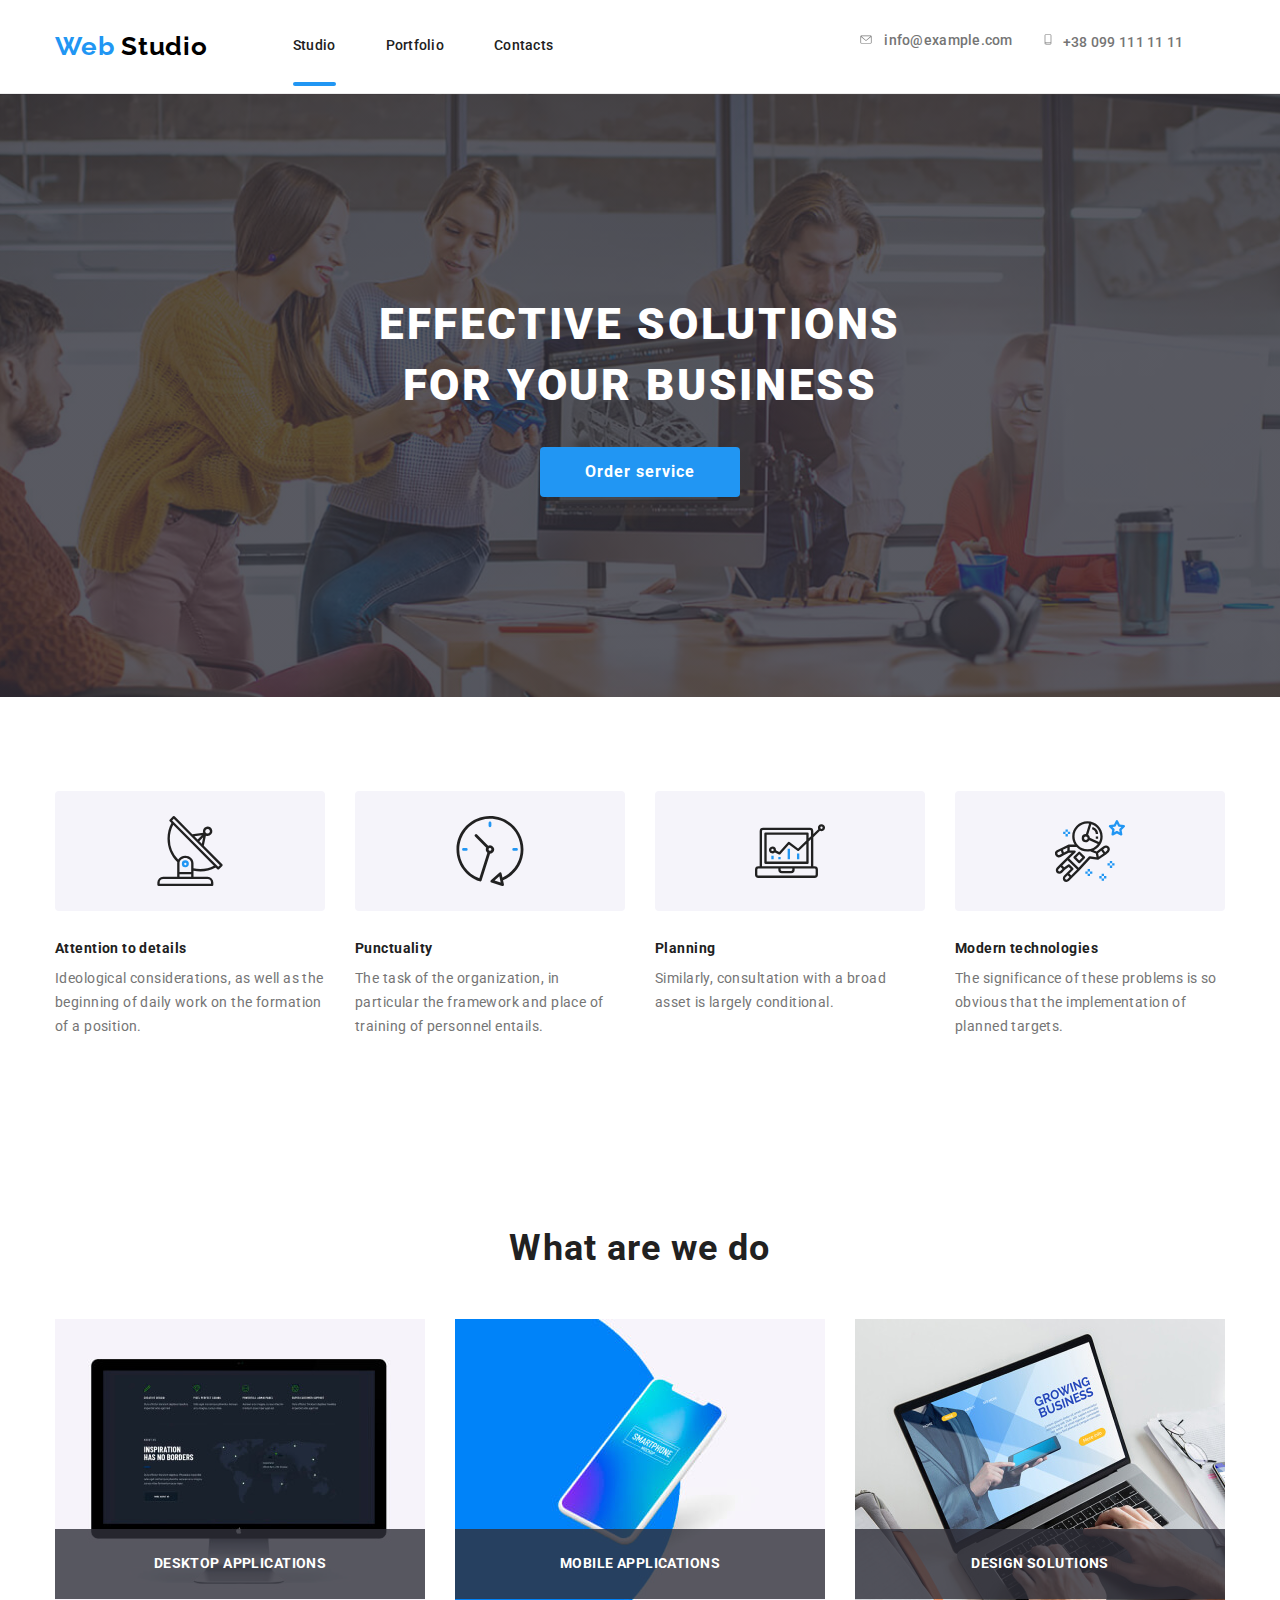
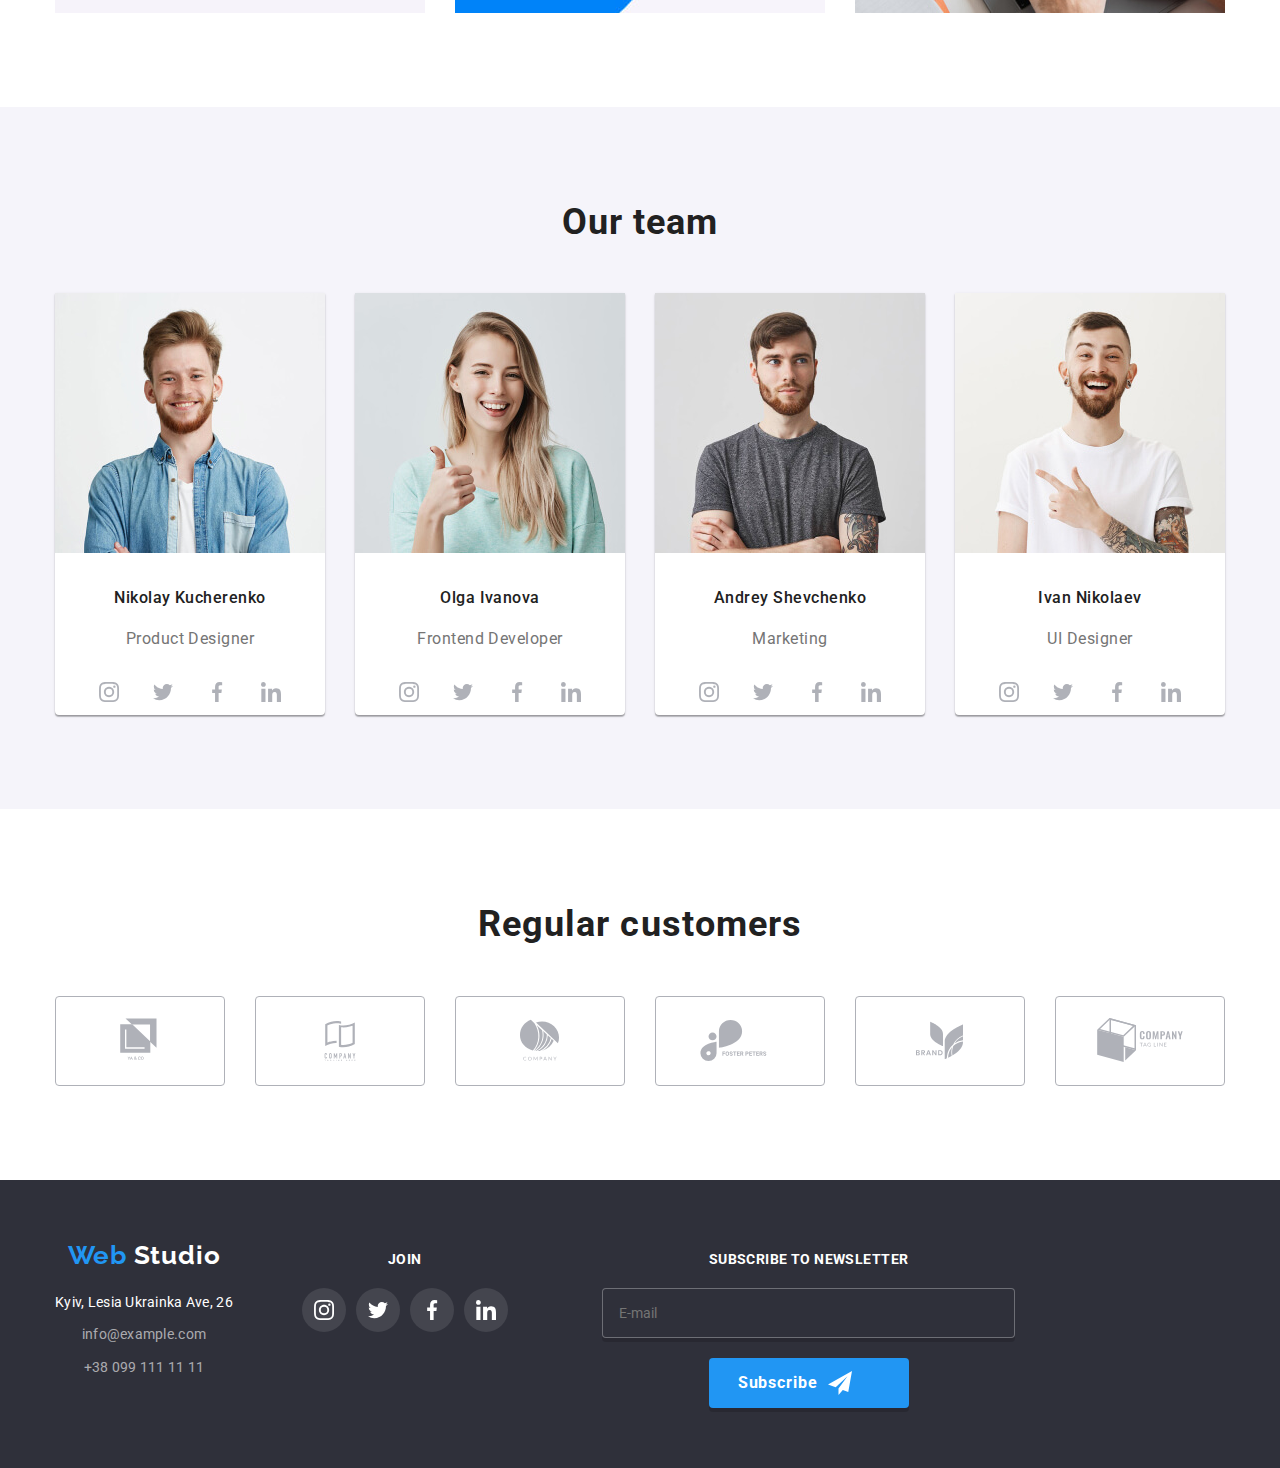
<file: index.html>
<!DOCTYPE html>
<html lang="eg">
<head>
    <meta charset="UTF-8">
    <meta name="viewport" content="width=device-width, initial-scale=1.0">
    <meta http-equiv="X-UA-Compatible" content="IE=edge">
    <title>WebStudio</title>
    <link href="https://fonts.googleapis.com/css2?family=Raleway:wght@700&family=Roboto:wght@400;500;700;900&display=swap"
        rel="stylesheet">
    <link rel="stylesheet" href="https://cdnjs.cloudflare.com/ajax/libs/modern-normalize/1.1.0/modern-normalize.min.css">
    <link rel="stylesheet" href="./css/main.min.css">
</head>
<body>
    <header class="header"> 
       <div class="container">
            <a class="logo link" href="./index.html" aria-label="logo"><span class="logo-name-part">Web </span>Studio</a>
            <button type="button" class="menu-button" aria-expanded="false" aria-controls="menu-container" data-menu-button>
                <svg width="40" height="40" aria-label="switch mobile menu">
                    <use class="icon-menu" href="./images/sprite.svg#menu"></use>
                    <use class="icon-cross" href="./images/sprite.svg#cross"></use>
                </svg>
            </button>
            <div class="menu-container" id="menu-container" data-menu>
                <nav class="navigation">
                    <ul class="navigation-list list">
                        <li class="navigation-item">
                            <a class="navigation-link studio-link link" href="./index.html">Studio</a>
                        </li>
                        <li class="navigation-item">
                            <a class="navigation-link link" href="./portfolio.html">Portfolio</a>
                        </li>
                        <li class="navigation-item">
                            <a class="navigation-link link" href="./index.html">Contacts</a>
                        </li>
                    </ul>
                </nav>
                <ul class="contact list">
                    <li class="contact-item">
                        <a class="contact-mail-link link" href="mailto:info@example.com">
                            <svg class="contact-icon-svg" width="16px" height="11.2px">
                                <use href="./images/sprite.svg#icon-email"></use>
                            </svg>info@example.com</a>
                    </li>
                    <li class="contact-item">
                        <a class="contact-tel-link link" href="tel:+380991111111">
                            <svg class="contact-icon-svg" width="10px" height="14.94px">
                                <use href="./images/sprite.svg#icon-smartphone"></use>
                            </svg>+38 099 111 11 11</a>
                    </li>
                </ul>
            </div>
       </div>
    </header>
    <main>
        <!-- Hero -->
        <section class="hero">
            <h1 class="hero-title">Effective solutions<br>for your business</h1>
            <button data-modal-open class="hero-button button" type="button">Order service</button>
        </section>
        <!-- Our nations-->
        <section class="our-nations section">
           <div class="container">
            <h2 hidden>Our advantages</h2>
            <ul class="our-nations-list list">
                <li class="our-nations-item">
                    <div class="our-nation-icon">
                        <svg class="our-nation-icon-svg">
                            <use href="./images/sprite.svg#icon-our-nations-antena"></use>
                        </svg>
                    </div>
                    <h3 class="our-nations-subtitle">Attention to details</h3>
                    <p class="description">Ideological considerations, as well as the beginning of daily work on the formation of a position.</p>
                </li>
                <li class="our-nations-item">
                    <div class="our-nation-icon">
                        <svg class="our-nation-icon-svg">
                            <use href="./images/sprite.svg#icon-our-nations-clock"></use>
                        </svg>
                    </div>
                    <h3 class="our-nations-subtitle">Punctuality</h3>
                    <p class="description">The task of the organization, in particular the framework and place of training of personnel entails.</p>
                </li>
                <li class="our-nations-item">
                    <div class="our-nation-icon">
                        <svg class="our-nation-icon-svg">
                            <use href="./images/sprite.svg#icon-our-nations-diagram"></use>
                        </svg>
                    </div>
                    <h3 class="our-nations-subtitle">Planning</h3>
                    <p class="description">Similarly, consultation with a broad asset is largely conditional.</p>
                </li>
                <li class="our-nations-item">
                    <div class="our-nation-icon">
                        <svg class="our-nation-icon-svg">
                            <use href="./images/sprite.svg#icon-our-nations-astronaut"></use>
                        </svg>
                    </div>
                    <h3 class="our-nations-subtitle">Modern technologies</h3>
                    <p class="description">The significance of these problems is so obvious that the implementation of planned targets.</p>
                </li>
            </ul>
           </div>
        </section>
        <!-- What we do  -->
        <section class="what-we-do section">
            <div class="container">
                <h2 class="title">What are we do</h2>
                <ul class="what-we-do-list list">
                    <li class="what-we-do-item">
                        <div class="what-we-do-thumb">
                            <img class="img"
                            srcset="./images/what_we_do/desktop-applications.jpg 1x, ./images/what_we_do/desktop-applications@2x.jpg 2x"
                            src="./images/what_we_do/desktop-applications.jpg" alt="notebook" width="370" height="294">
                            <p class="what-we-do-text description">Desktop Applications</p>
                        </div>
                    </li>
                    <li class="what-we-do-item">
                        <div class="what-we-do-thumb">
                            <img class="img"
                            srcset="./images/what_we_do/mobile-applications.jpg 1x, ./images/what_we_do/mobile-applications@2x.jpg 2x"
                            src="./images/what_we_do/mobile-applications.jpg" alt="mobile phone" width="370" height="294">
                            <p class="what-we-do-text description">Mobile applications</p>
                        </div>
                    </li>
                    <li class="what-we-do-item">
                        <div class="what-we-do-thumb">
                            <img class="img" 
                            srcset="./images/what_we_do/design-solutions.jpg 1x, ./images/what_we_do/design-solutions@2x.jpg 2x"
                            src="./images/what_we_do/design-solutions.jpg" alt="monitor" width="370"height="294">
                            <p class="what-we-do-text description">Design solutions</p>
                        </div>
                    </li>
                </ul>
            </div>
        </section>
        <!-- Our team-->
        <section class="our-team section">
            <div class="container">
                <h2 class="title">Our team</h2>
                <ul class="our-team-list list">
                    <li class="our-team-item">
                        <picture> 
                            <source srcset="
                                ./images/team/mobile/mobile_team_img_1.jpg 1x,
                                ./images/team/mobile/mobile_team_img_1@2x.jpg 2x
                                " media="(max-width: 767px)" />
                            <source srcset="
                                ./images/team/desktop/team_img_1.jpg 1x,
                                ./images/team/desktop/team_img_1@2x.jpg 2x
                                " media="(min-width: 1200px)" />
                            <source srcset="
                                ./images/team/tablet/tablet_team_img_1.jpg 1x,
                                ./images/team/tablet/tablet_team_img_1@2x.jpg 2x
                                " media="(min-width: 768px)" />
                            <img 
                            class="img our-team-img" src="./images/team/mobile/mobile_team_img_1.jpg" alt="Product Designer">
                        </picture>
                        <h3 class="our-team-subtitle">Nikolay Kucherenko</h3>
                        <p class="our-team-text">Product Designer</p>
                        <ul class="list social-icon">
                            <li class="social-icon-item">
                                <a class="social-icon-link link" href="" aria-label="Instagram">
                                <svg class="social-icon-svg">
                                    <use href="./images/sprite.svg#icon-instagram"></use>
                                </svg>
                            </a></li>
                            <li class="social-icon-item">
                                <a class="social-icon-link link" href="" aria-label="Twitter">
                                <svg class="social-icon-svg">
                                    <use href="./images/sprite.svg#icon-twitter"></use>
                                </svg>
                            </a></li>
                            <li class="social-icon-item">
                                <a class="social-icon-link link" href="" aria-label="Facebook">
                                <svg class="social-icon-svg">
                                    <use href="./images/sprite.svg#icon-facebook"></use>
                                </svg>
                            </a></li>
                            <li class="social-icon-item">
                                <a class="social-icon-link link" href="" aria-label="Linkedin">
                                <svg class="social-icon-svg">
                                    <use href="./images/sprite.svg#icon-linkedin"></use>
                                </svg>
                            </a></li>
                        </ul>
                    </li>
                    <li class="our-team-item">
                        <picture>
                            <source srcset="
                                ./images/team/mobile/mobile_team_img_2.jpg 1x,
                                ./images/team/mobile/mobile_team_img_2@2x.jpg 2x
                                " media="(max-width: 767px)" />
                            <source srcset="
                                ./images/team/desktop/team_img_2.jpg 1x,
                                ./images/team/desktop/team_img_2@2x.jpg 2x
                                " media="(min-width: 1200px)" />
                            <source srcset="
                                ./images/team/tablet/tablet_team_img_2.jpg 1x,
                                ./images/team/tablet/tablet_team_img_2@2x.jpg 2x
                                " media="(min-width: 768px)" />
                            <img class="img our-team-img" src="./images/team/mobile/mobile_team_img_2.jpg" alt="Frontend Developer">  
                        </picture>
                        <h3 class="our-team-subtitle">Olga Ivanova</h3>
                        <p class="our-team-text">Frontend Developer</p>
                        <ul class="list social-icon">
                            <li class="social-icon-item">
                                <a class="social-icon-link link" href="" aria-label="Instagram">
                                    <svg class="social-icon-svg">
                                        <use href="./images/sprite.svg#icon-instagram"></use>
                                    </svg>
                                </a></li>
                            <li class="social-icon-item">
                                <a class="social-icon-link link" href="" aria-label="Twitter">
                                    <svg class="social-icon-svg">
                                        <use href="./images/sprite.svg#icon-twitter"></use>
                                    </svg>
                                </a></li>
                            <li class="social-icon-item">
                                <a class="social-icon-link link" href="" aria-label="Facebook">
                                    <svg class="social-icon-svg">
                                        <use href="./images/sprite.svg#icon-facebook"></use>
                                    </svg>
                                </a></li>
                            <li class="social-icon-item">
                                <a class="social-icon-link link" href="" aria-label="Linkedin">
                                    <svg class="social-icon-svg">
                                        <use href="./images/sprite.svg#icon-linkedin"></use>
                                    </svg>
                                </a></li>
                        </ul>
                    </li>
                    <li class="our-team-item">
                        <picture>
                            <source srcset="
                                ./images/team/mobile/mobile_team_img_3.jpg 1x,
                                ./images/team/mobile/mobile_team_img_3@2x.jpg 2x
                                " media="(max-width: 767px)" />
                            <source srcset="
                                ./images/team/desktop/team_img_3.jpg 1x,
                                ./images/team/desktop/team_img_3@2x.jpg 2x
                                " media="(min-width: 1200px)" />
                            <source srcset="
                                ./images/team/tablet/tablet_team_img_3.jpg 1x,
                                ./images/team/tablet/tablet_team_img_3@2x.jpg 2x
                                " media="(min-width: 768px)" />
                            <img class="img our-team-img" src="./images/team/mobile/mobile_team_img_3.jpg" alt="Marketing">
                        </picture>
                        <h3 class="our-team-subtitle">Andrey Shevchenko</h3>
                        <p class="our-team-text">Marketing</p>
                        <ul class="list social-icon">
                            <li class="social-icon-item">
                                <a class="social-icon-link link" href="" aria-label="Instagram">
                                    <svg class="social-icon-svg">
                                        <use href="./images/sprite.svg#icon-instagram"></use>
                                    </svg>
                                </a></li>
                            <li class="social-icon-item">
                                <a class="social-icon-link link" href="" aria-label="Twitter">
                                    <svg class="social-icon-svg">
                                        <use href="./images/sprite.svg#icon-twitter"></use>
                                    </svg>
                                </a></li>
                            <li class="social-icon-item">
                                <a class="social-icon-link link" href="" aria-label="Facebook">
                                    <svg class="social-icon-svg">
                                        <use href="./images/sprite.svg#icon-facebook"></use>
                                    </svg>
                                </a></li>
                            <li class="social-icon-item">
                                <a class="social-icon-link link" href="" aria-label="Linkedin">
                                    <svg class="social-icon-svg">
                                        <use href="./images/sprite.svg#icon-linkedin"></use>
                                    </svg>
                                </a></li>
                        </ul>
                    </li>
                    <li class="our-team-item">
                        <picture>
                            <source srcset="
                                ./images/team/mobile/mobile_team_img_4.jpg 1x,
                                ./images/team/mobile/mobile_team_img_4@2x.jpg 2x
                                " media="(max-width: 767px)" />
                            <source srcset="
                                ./images/team/desktop/team_img_4.jpg 1x,
                                ./images/team/desktop/team_img_4@2x.jpg 2x
                                " media="(min-width: 1200px)" />
                            <source srcset="
                                ./images/team/tablet/tablet_team_img_4.jpg 1x,
                                ./images/team/tablet/tablet_team_img_4@2x.jpg 2x
                                " media="(min-width: 768px)" />
                            <img class="img our-team-img" src="./images/team/mobile/mobile_team_img_4.jpg" alt="UI Designe">
                        </picture>
                        <h3 class="our-team-subtitle">Ivan Nikolaev</h3>
                        <p class="our-team-text">UI Designer</p>
                        <ul class="list social-icon">
                            <li class="social-icon-item">
                                <a class="social-icon-link link" href="" aria-label="Instagram">
                                    <svg class="social-icon-svg">
                                        <use href="./images/sprite.svg#icon-instagram"></use>
                                    </svg>
                                </a></li>
                            <li class="social-icon-item">
                                <a class="social-icon-link link" href="" aria-label="Twitter">
                                    <svg class="social-icon-svg">
                                        <use href="./images/sprite.svg#icon-twitter"></use>
                                    </svg>
                                </a></li>
                            <li class="social-icon-item">
                                <a class="social-icon-link link" href="" aria-label="Facebook">
                                    <svg class="social-icon-svg">
                                        <use href="./images/sprite.svg#icon-facebook"></use>
                                    </svg>
                                </a></li>
                            <li class="social-icon-item">
                                <a class="social-icon-link link" href="" aria-label="Linkedin">
                                    <svg class="social-icon-svg">
                                        <use href="./images/sprite.svg#icon-linkedin"></use>
                                    </svg>
                                </a></li>
                        </ul>
            </div>
        </section>
        <!-- Clients -->
        <section class="clients section">
            <div class="container">
                <h2 class="title">Regular customers</h2>
                <ul class="clients-list list">
                    <li class="clients-item">
                        <a class="clients-link link" href="">
                            <svg class="clients-icon" width="44.27px" height="49.23px">
                                <use href="./images/sprite.svg#icon-clients_logo_1"></use>
                            </svg>
                        </a>
                    </li>
                    <li class="clients-item">
                        <a class="clients-link link" href="">
                            <svg class="clients-icon" width="40px" height="52px">
                                <use href="./images/sprite.svg#icon-clients_logo_2"></use>
                            </svg>
                        </a>
                    </li>
                    <li class="clients-item">
                        <a class="clients-link link" href="">
                            <svg class="clients-icon" width="41px" height="42.6px">
                                <use href="./images/sprite.svg#icon-clients_logo_3"></use>
                            </svg>
                        </a>
                    </li>
                    <li class="clients-item">
                        <a class="clients-link link" href="">
                            <svg class="clients-icon" width="79.66px" height="42.02px">
                                <use href="./images/sprite.svg#icon-clients_logo_4"></use>
                            </svg>
                        </a>
                    </li>
                    <li class="clients-item">
                        <a class="clients-link link" href="">
                            <svg class="clients-icon" width="59px" height="47px">
                                <use href="./images/sprite.svg#icon-clients_logo_5"></use>
                            </svg>
                        </a>
                    </li>
                    <li class="clients-item">
                        <a class="clients-link link" href="">
                            <svg class="clients-icon" width="88.48px" height="44.44px">
                                <use href="./images/sprite.svg#icon-clients_logo_6"></use>
                            </svg>
                        </a>
                    </li>
                </ul>
            </div>
        </section>
    </main>
    <footer class="footer-page">
           <div class="container">
            <div class="footer-left-part">
                <div class="footer-addres">
                    <a class="footer-logo link" href="./index.html" aria-label="Логотип"><span class="logo-name-part">Web </span><span
                            class="logo-accent-footer">Studio</span></a>
                    <address class="addres">
                        <ul class="addres-list list">
                            <li class="addres-item">
                                <a class="addres-link link" href="https://goo.gl/maps/9onHGGkWkiFExUmm9" target="_blank">Kyiv, Lesia
                                    Ukrainka Ave, 26</a>
                            </li>
                            <li class="addres-item">
                                <a class="contact-mail-link-footer link" href="mailto:info@example.com">info@example.com</a>
                            </li>
                            <li class="addres-item">
                                <a class="contact-tel-link-footer link" href="tel:+380991111111">+38 099 111 11 11</a>
                            </li>
                        </ul>
                    </address>
                </div>
                <div class="footer-join">
                    <b class="join">Join</b>
                    <ul class="social-icon list">
                        <li class="social-icon-item footer-social-icon">
                            <a class="social-icon-link social-link-footer link" href="" aria-label="Instagram">
                                <svg class="social-icon-svg social-icon-svg-footer">
                                    <use href="./images/sprite.svg#icon-instagram"></use>
                                </svg>
                            </a>
                        </li>
                        <li class="social-icon-item footer-social-icon">
                            <a class="social-icon-link social-link-footer link" href="" aria-label="Twitter">
                                <svg class="social-icon-svg social-icon-svg-footer">
                                    <use href="./images/sprite.svg#icon-twitter"></use>
                                </svg>
                            </a>
                        </li>
                        <li class="social-icon-item footer-social-icon">
                            <a class="social-icon-link social-link-footer link" href="" aria-label="Facebook">
                                <svg class="social-icon-svg social-icon-svg-footer">
                                    <use href="./images/sprite.svg#icon-facebook"></use>
                                </svg>
                            </a>
                        </li>
                        <li class="social-icon-item footer-social-icon">
                            <a class="social-icon-link social-link-footer link" href="" aria-label="Linkedin">
                                <svg class="social-icon-svg social-icon-svg-footer">
                                    <use href="./images/sprite.svg#icon-linkedin"></use>
                                </svg>
                            </a>
                        </li>
                    </ul>
                </div>
            </div>
            <div class="footer-right-part">
                <p class="text-footer">Subscribe to newsletter</p>
                <form>
                    <input type="email" class="contact-form-input-footer" name="user-email" placeholder="E-mail" required>
                    <button type="submit" class="button-sb" >Subscribe
                        <svg class="icon-send" width="24px" height="24px">
                            <use href="./images/sprite.svg#icon-icon-send"></use>
                        </svg>
                    </button>
                </form> 
            </div>
           </div>
    </footer>
    <div data-modal class="backdrop is-hidden">
        <div class="modal">
            <b class="contact-form-title">Leave your details, we will call you back</b>
            <form class="contact-form">
                <div class="form-field">
                    <input type="text" class="contact-form-input" name="user-name" id="name" placeholder=" " required>
                    <label for="name" class="form-label">Name</label>
                    <svg class="form-icon-svg person">
                        <use href="./images/sprite.svg#icon-person-form"></use>
                    </svg>
                </div>
                <div class="form-field">
                    <input type="tel" class="contact-form-input" name="user-phone" id="phone" placeholder=" " required>
                    <label for="phone" class="form-label">Phone</label>
                    <svg class="form-icon-svg phone">
                        <use href="./images/sprite.svg#icon-phone-form"></use>
                    </svg>
                </div>
                <div class="form-field">
                    <input type="email" class="contact-form-input" name="user-email" id="email" placeholder=" " required>
                    <label for="email" class="form-label">Email</label>
                    <svg class="form-icon-svg person">
                        <use href="./images/sprite.svg#icon-email-form"></use>
                    </svg>
                </div>
                <div class="form-field textarea">
                    <textarea class="user-comment" name="user-comment" placeholder="Comment" required></textarea>
                </div>
                <div class="form-field">
                    <label class="checkbox-field">
                        <input class="checkbox" type="checkbox" name="policy" value="accept policy">
                        <span class="checkbox-icon"></span>
                        <span class="description">I agree to the newsletter and accept
                            <a class="checkbox-link" href="http://">Terms of an agreement</a>
                        </span>
                    </label>
                </div>
                <button type="submit" class="hero-button">Send</button>
                <button class="close-bt" data-modal-close>
                    <svg class="close-bt-svg">
                        <use href="./images/sprite.svg#icon-close-form"></use>
                    </svg>
                </button>
            </form>
        </div>
    </div>
    <script src="./js/menu.js"></script>
    <script src="./js/modal.js"></script>
</body>
</html>
</file>
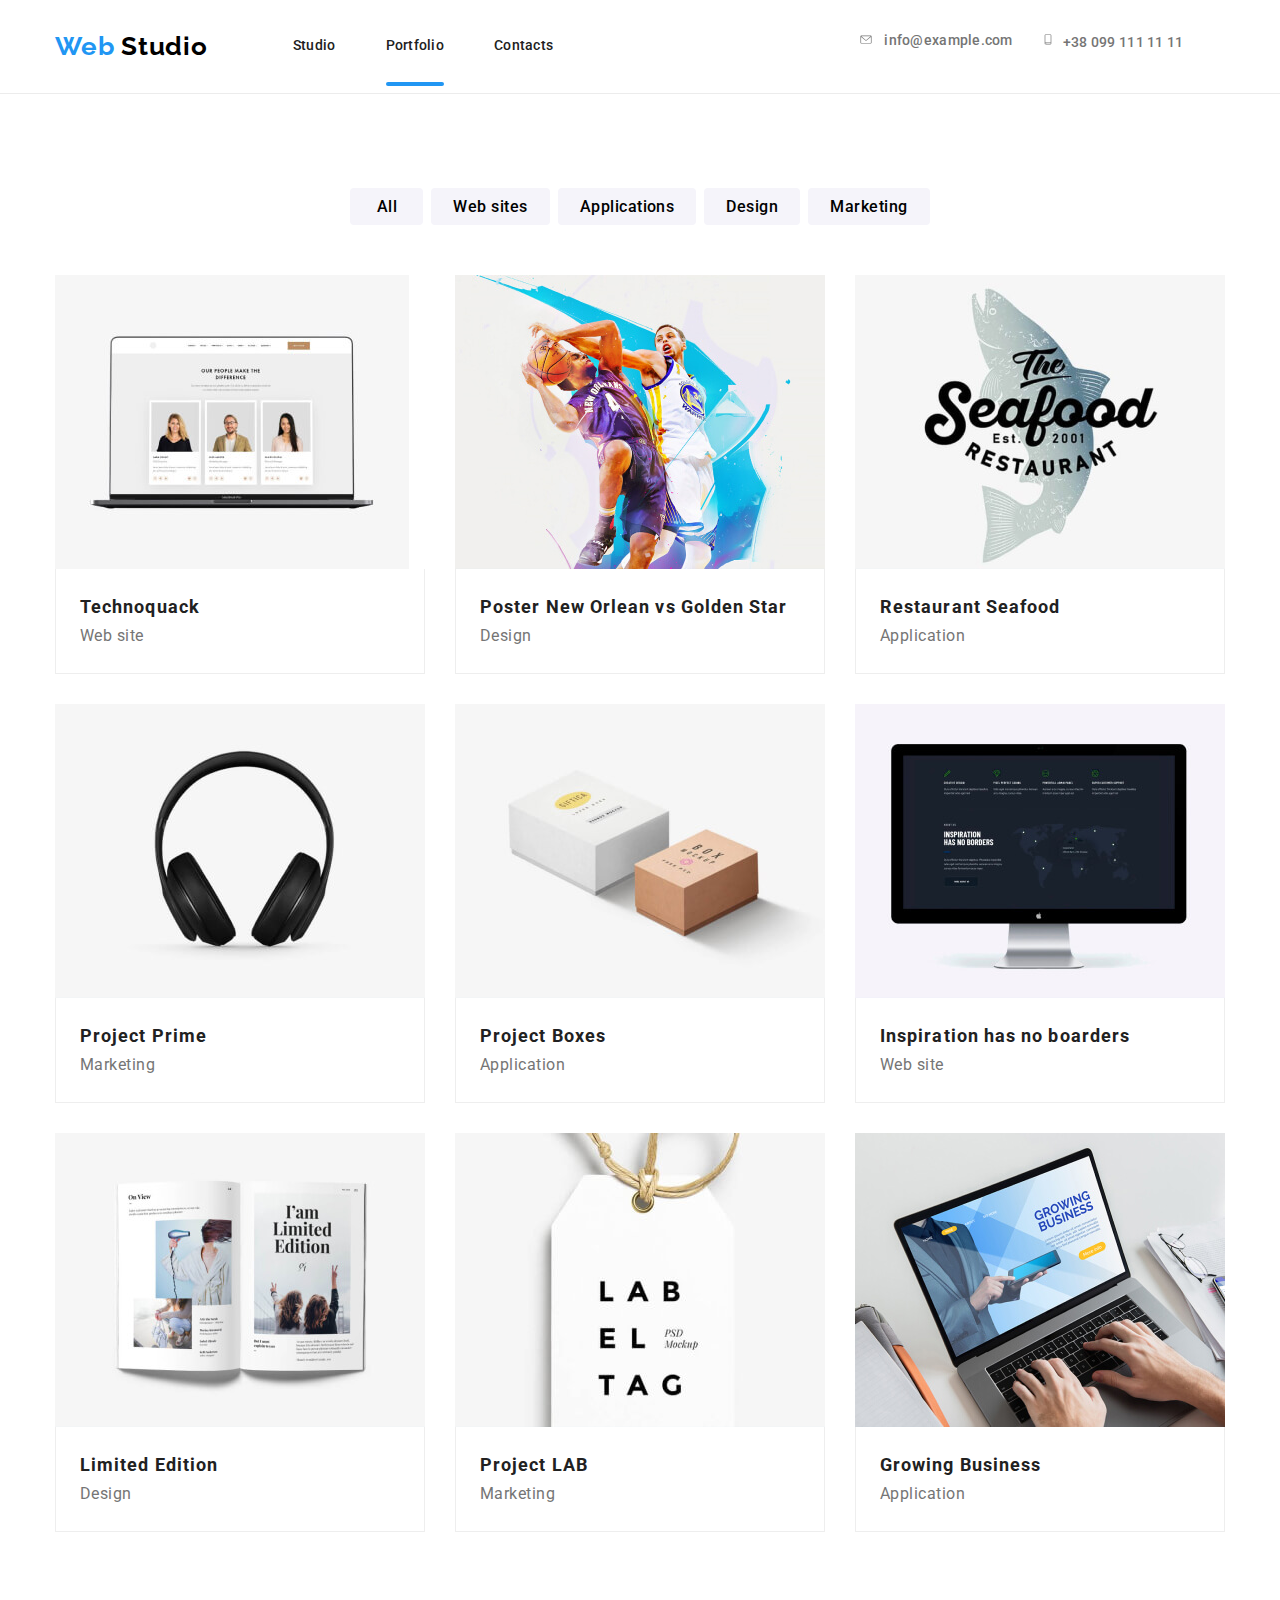
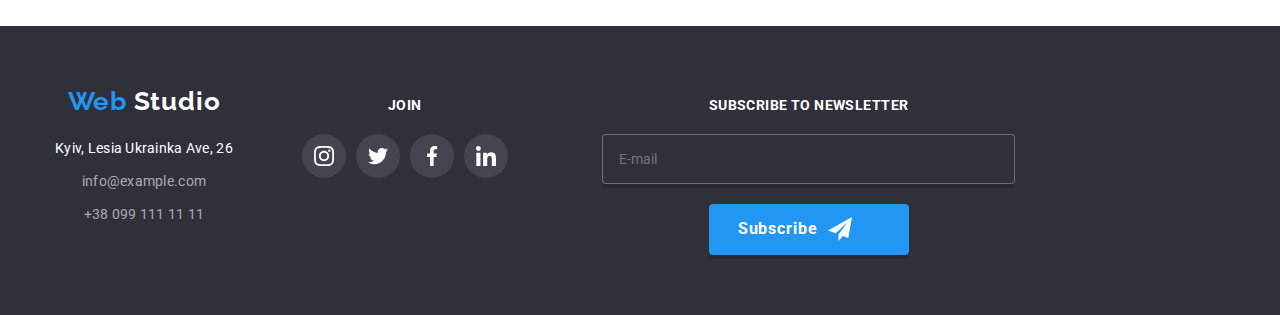
<file: portfolio.html>
<!DOCTYPE html>
<html lang="ru">

<head>
    <meta charset="UTF-8">
    <meta name="viewport" content="width=device-width, initial-scale=1.0">
    <meta http-equiv="X-UA-Compatible" content="IE=edge">
    <title>WebStudio</title>
    <link
        href="https://fonts.googleapis.com/css2?family=Raleway:wght@700&family=Roboto:wght@400;500;700;900&display=swap"
        rel="stylesheet">
    <link rel="stylesheet" href="https://cdnjs.cloudflare.com/ajax/libs/modern-normalize/1.1.0/modern-normalize.min.css">
    <link rel="stylesheet" href="./css/portfolio.min.css">
</head>
<body>
    <header class="header">
        <div class="container">
            <a class="logo link" href="./index.html" aria-label="logo"><span class="logo-name-part">Web </span>Studio</a>
            <button type="button" class="menu-button" aria-expanded="false" aria-controls="menu-container" data-menu-button>
                <svg width="40" height="40" aria-label="switch mobile menu">
                    <use class="icon-menu" href="./images/sprite.svg#menu"></use>
                    <use class="icon-cross" href="./images/sprite.svg#cross"></use>
                </svg>
            </button>
            <div class="menu-container" id="menu-container" data-menu>
                <nav class="navigation">
                    <ul class="navigation-list list">
                        <li class="navigation-item">
                            <a class="navigation-link link" href="./index.html">Studio</a>
                        </li>
                        <li class="navigation-item">
                            <a class="navigation-link studio-link link" href="./portfolio.html">Portfolio</a>
                        </li>
                        <li class="navigation-item">
                            <a class="navigation-link link" href="./index.html">Contacts</a>
                        </li>
                    </ul>
                </nav>
                <ul class="contact list">
                    <li class="contact-item">
                        <a class="contact-mail-link link" href="mailto:info@example.com">
                            <svg class="contact-icon-svg" width="16px" height="11.2px">
                                <use href="./images/sprite.svg#icon-email"></use>
                            </svg>info@example.com</a>
                    </li>
                    <li class="contact-item">
                        <a class="contact-tel-link link" href="tel:+380991111111">
                            <svg class="contact-icon-svg" width="10px" height="14.94px">
                                <use href="./images/sprite.svg#icon-smartphone"></use>
                            </svg>+38 099 111 11 11</a>
                    </li>
                </ul>
            </div>
        </div>
    </header>
    <main>
       <section class="section">
        <div class="container">
            <h1 hidden>Our works</h1>
            <ul class="filtr-list list">
                <li class="filtr-item">
                    <button class="filtr-button button" type="button">All</button>
                </li>
                <li class="filtr-item">
                    <button class="filtr-button button" type="button">Web sites</button>
                </li>
                <li class="filtr-item">
                    <button class="filtr-button button" type="button">Applications</button>
                </li>
                <li class="filtr-item">
                    <button class="filtr-button button" type="button">Design</button>
                </li>
                <li class="filtr-item">
                    <button class="filtr-button button" type="button">Marketing</button>
                </li>
            </ul>
            <h1 hidden>Our works</h1>
            <ul class="our-works-list list">
                <li class="our-works-item">
                    <a class="our-works-link link" href="">
                        <div class="our-works-thumb">
                            <picture>
                                <source srcset="
                                ./images/portfolio/mobile/mobile-technokriak.jpg 1x,
                                ./images/portfolio/mobile/mobile-technokriak@2x.jpg 2x
                                " media="(max-width: 767px)" />
                                <source srcset="
                                ./images/portfolio/desktop/technoquack.jpg 1x,
                                ./images/portfolio/desktop/technoquack@2x.jpg 2x
                                " media="(min-width: 1200px)" />
                                <source srcset="
                                ./images/portfolio/tablet/tablet-technokriak.jpg 1x,
                                ./images/portfolio/tablet/tablet-technokriak@2x.jpg 2x
                                " media="(min-width: 768px)" />
                                <img class="our-works-pic img" src="./images/portfolio/mobile/mobile-technokriak.jpg" alt="notebook">
                            </picture>
                            <p class="our-works-pic-text">Technokryak is a modern living area. Use this mechanism to detect
                                espionage and attacks on protected member communities.</p>
                        </div>
                        <div class="card-content">
                            <h2 class="our-works-title">Technoquack</h2>
                            <p class="our-works-text description">Web site</p>
                        </div>
                    </a>
                </li>
                <li class="our-works-item">
                    <a class="our-works-link link" href="">
                        <div class="our-works-thumb">
                            <picture>
                                <source srcset="
                                ./images/portfolio/mobile/mobile-poster.jpg 1x,
                                ./images/portfolio/mobile/mobile-poster@2x.jpg 2x
                                " media="(max-width: 767px)" />
                                <source srcset="
                                ./images/portfolio/desktop/poster_new_orlean.jpg 1x,
                                ./images/portfolio/desktop/poster_new_orlean@2x.jpg 2x
                                " media="(min-width: 1200px)" />
                                <source srcset="
                                ./images/portfolio/tablet/tablet-poster.jpg 1x,
                                ./images/portfolio/tablet/tablet-poster@2x.jpg 2x
                                " media="(min-width: 768px)" />
                                <img class="our-works-pic img" src="./images/portfolio/mobile/mobile-poster.jpg" alt="poster with basketbolists">
                            </picture>
                            <p class="our-works-pic-text">Technokryak is a modern living area. Use this mechanism to detect
                                espionage and attacks on protected member communities.</p>
                        </div>
                        <div class="card-content">
                            <h2 class="our-works-title">Poster New Orlean vs Golden Star</h2>
                            <p class="our-works-text description">Design</p>
                        </div>
                    </a>
                </li>
                <li class="our-works-item">
                    <a class="our-works-link link" href="">
                        <div class="our-works-thumb">
                            <picture>
                                <source srcset="
                                 ./images/portfolio/mobile/mobile-restaurant.jpg 1x,
                                 ./images/portfolio/mobile/mobile-restaurant@2x.jpg 2x
                                 " media="(max-width: 767px)" />
                                <source srcset="
                                 ./images/portfolio/desktop/restaurant.jpg 1x,
                                 ./images/portfolio/desktop/restaurant@2x.jpg 2x
                                 " media="(min-width: 1200px)" />
                                <source srcset="
                                 ./images/portfolio/tablet/tablet-restaurant.jpg 1x,
                                 ./images/portfolio/tablet/tablet-restaurant@2x.jpg 2x
                                 " media="(min-width: 768px)" />
                                <img class="our-works-pic img" src="./images/portfolio/mobile/mobile-restaurant.jpg" alt="logo restaurant seafood">
                            </picture>   
                            <p class="our-works-pic-text">Technokryak is a modern living area. Use this mechanism to detect
                                espionage and attacks on
                                protected member communities.</p>
                        </div>
                        <div class="card-content">
                            <h2 class="our-works-title">Restaurant Seafood</h2>
                            <p class="our-works-text description">Application</p>
                        </div>
                    </a>
                </li>
                <li class="our-works-item">
                    <a class="our-works-link link" href="">
                        <div class="our-works-thumb">
                            <picture>
                                <source srcset="
                                    ./images/portfolio/mobile/mobile-project-prime.jpg 1x,
                                    ./images/portfolio/mobile/mobile-project-prime@2x.jpg 2x
                                    " media="(max-width: 767px)" />
                                <source srcset="
                                    ./images/portfolio/desktop/project-prime.jpg 1x,
                                    ./images/portfolio/desktop/project-prime@2x.jpg 2x
                                    " media="(min-width: 1200px)" />
                                <source srcset="
                                    ./images/portfolio/tablet/tablet-project-prime.jpg 1x,
                                    ./images/portfolio/tablet/tablet-project-prime@2x.jpg 2x
                                    " media="(min-width: 768px)" />
                                <img class="our-works-pic img" src="./images/portfolio/mobile/mobile-project-prime.jpg" alt="headphones">
                            </picture>
                            <p class="our-works-pic-text">Technokryak is a modern living area. Use this mechanism to detect
                                espionage and attacks on protected member communities.</p>
                        </div>
                        <div class="card-content">
                            <h2 class="our-works-title">Project Prime</h2>
                            <p class="our-works-text description">Marketing</p>
                        </div>
                    </a>
                </li>
                <li class="our-works-item">
                    <a class="our-works-link link" href="">
                        <div class="our-works-thumb">
                            <picture>
                                <source srcset="
                                 ./images/portfolio/mobile/mobile-project-boxes.jpg 1x,
                                 ./images/portfolio/mobile/mobile-project-boxes@2x.jpg 2x
                                 " media="(max-width: 767px)" />
                                <source srcset="
                                 ./images/portfolio/desktop/project-boxes.jpg 1x,
                                 ./images/portfolio/desktop/project-boxes@2x.jpg 2x
                                 " media="(min-width: 1200px)" />
                                <source srcset="
                                 ./images/portfolio/tablet/tablet-project-boxes.jpg 1x,
                                 ./images/portfolio/tablet/tablet-project-boxes@2x.jpg 2x
                                 " media="(min-width: 768px)" />
                                <img class="our-works-pic img" src="./images/portfolio/mobile/mobile-project-boxes.jpg" alt="two boxes">
                            </picture>
                            <p class="our-works-pic-text">Technokryak is a modern living area. Use this mechanism to detect
                                espionage and attacks on protected member communities.</p>
                        </div>
                        <div class="card-content">
                            <h2 class="our-works-title">Project Boxes</h2>
                            <p class="our-works-text description">Application</p>
                        </div>
                    </a>
                </li>
                <li class="our-works-item">
                    <a class="our-works-link link" href="">
                        <div class="our-works-thumb">
                            <picture>
                                <source srcset="
                                    ./images/portfolio/mobile/mobile-inspiration.jpg 1x,
                                    ./images/portfolio/mobile/mobile-inspiration@2x.jpg 2x
                                    " media="(max-width: 767px)" />
                                <source srcset="
                                    ./images/portfolio/desktop/inspiration.jpg 1x,
                                    ./images/portfolio/desktop/inspiration@2x.jpg 2x
                                    " media="(min-width: 1200px)" />
                                <source srcset="
                                    ./images/portfolio/tablet/tablet-inspiration.jpg 1x,
                                    ./images/portfolio/tablet/tablet-inspiration@2x.jpg 2x
                                    " media="(min-width: 768px)" />
                                <img class="our-works-pic img" src="./images/portfolio/mobile/mobile-inspiration.jpg" alt="monitor">
                            </picture>
                            <p class="our-works-pic-text">Technokryak is a modern living area. Use this mechanism to detect
                                espionage and attacks on protected member communities.</p>
                        </div>
                        <div class="card-content">
                            <h2 class="our-works-title">Inspiration has no boarders</h2>
                            <p class="our-works-text description">Web site</p>
                        </div>
                    </a>
                </li>
                <li class="our-works-item">
                    <a class="our-works-link link" href="">
                        <div class="our-works-thumb">
                            <picture>
                                <source srcset="
                                    ./images/portfolio/mobile/mobile-limited-edition.jpg 1x,
                                    ./images/portfolio/mobile/mobile-limited-edition@2x.jpg 2x
                                    " media="(max-width: 767px)" />
                                <source srcset="
                                    ./images/portfolio/desktop/limited-edition.jpg 1x,
                                    ./images/portfolio/desktop/limited-edition@2x.jpg 2x
                                    " media="(min-width: 1200px)" />
                                <source srcset="
                                    ./images/portfolio/tablet/tablet-limited-edition.jpg 1x,
                                    ./images/portfolio/tablet/tablet-limited-edition@2x.jpg 2x
                                    " media="(min-width: 768px)" />
                             <img class="our-works-pic img" src="./images/portfolio/mobile/mobile-limited-edition.jpg" alt="magazine"> 
                            </picture>
                            <p class="our-works-pic-text">Technokryak is a modern living area. Use this mechanism to detect
                                espionage and attacks on protected member communities.</p>
                        </div>
                        <div class="card-content">
                            <h2 class="our-works-title">Limited Edition</h2>
                            <p class="our-works-text description">Design</p>
                        </div>
                    </a>
                </li>
                <li class="our-works-item">
                    <a class="our-works-link link" href="">
                        <div class="our-works-thumb">
                            <picture>
                                <source srcset="
                                 ./images/portfolio/mobile/mobile-project-lab.jpg 1x,
                                 ./images/portfolio/mobile/mobile-project-lab@2x.jpg 2x
                                 " media="(max-width: 767px)" />
                                <source srcset="
                                    ./images/portfolio/desktop/project-lab.jpg 1x,
                                    ./images/portfolio/desktop/project-lab@2x.jpg 2x
                                    " media="(min-width: 1200px)" />
                                <source srcset="
                                    ./images/portfolio/tablet/tablet-project-lab.jpg 1x,
                                    ./images/portfolio/tablet/tablet-project-lab@2x.jpg 2x
                                    " media="(min-width: 768px)" />
                                <img class="our-works-pic img" src="./images/portfolio/mobile/mobile-project-lab.jpg" alt="company logo">
                            </picture>
                            <p class="our-works-pic-text">Technokryak is a modern living area. Use this mechanism to detect
                                espionage and attacks on protected member communities.</p>
                        </div>
                        <div class="card-content">
                            <h2 class="our-works-title">Project LAB</h2>
                            <p class="our-works-text description">Marketing</p>
                        </div>
                    </a>
                </li>
                <li class="our-works-item">
                    <a class="our-works-link link" href="">
                        <div class="our-works-thumb">
                            <picture>
                                <source srcset="
                                    ./images/portfolio/mobile/mobile-growing-business.jpg 1x,
                                    ./images/portfolio/mobile/mobile-growing-business@2x.jpg 2x
                                    " media="(max-width: 767px)" />
                                <source srcset="
                                    ./images/portfolio/desktop/growing-business.jpg 1x,
                                    ./images/portfolio/desktop/growing-business@2x.jpg 2x
                                    " media="(min-width: 1200px)" />
                                <source srcset="
                                    ./images/portfolio/tablet/tablet-growing-business.jpg 1x,
                                    ./images/portfolio/tablet/tablet-growing-business@2x.jpg 2x
                                    " media="(min-width: 768px)" />
                                 <img class="our-works-pic img" src="./images/portfolio/mobile/mobile-growing-business.jpg" alt="notebook"> 
                            </picture> 
                            <p class="our-works-pic-text">Technokryak is a modern living area. Use this mechanism to detect
                                espionage and attacks on
                                protected member communities.</p>
                        </div>
                        <div class="card-content">
                            <h2 class="our-works-title">Growing Business</h2>
                            <p class="our-works-text description">Application</p>
                        </div>
                    </a>
                </li>
            </ul>
        </div>
       </section>
    </main>
    <footer class="footer-page">
        <div class="container">
            <div class="footer-left-part">
                <div class="footer-addres">
                    <a class="footer-logo link" href="./index.html" aria-label="Логотип"><span class="logo-name-part">Web
                        </span><span class="logo-accent-footer">Studio</span></a>
                    <address class="addres">
                        <ul class="addres-list list">
                            <li class="addres-item">
                                <a class="addres-link link" href="https://goo.gl/maps/9onHGGkWkiFExUmm9"
                                    target="_blank">Kyiv, Lesia
                                    Ukrainka Ave, 26</a>
                            </li>
                            <li class="addres-item">
                                <a class="contact-mail-link-footer link" href="mailto:info@example.com">info@example.com</a>
                            </li>
                            <li class="addres-item">
                                <a class="contact-tel-link-footer link" href="tel:+380991111111">+38 099 111 11 11</a>
                            </li>
                        </ul>
                    </address>
                </div>
                <div class="footer-join">
                    <b class="join">Join</b>
                    <ul class="social-icon list">
                        <li class="social-icon-item footer-social-icon">
                            <a class="social-icon-link social-link-footer link" href="" aria-label="Instagram">
                                <svg class="social-icon-svg social-icon-svg-footer">
                                    <use href="./images/sprite.svg#icon-instagram"></use>
                                </svg>
                            </a>
                        </li>
                        <li class="social-icon-item footer-social-icon">
                            <a class="social-icon-link social-link-footer link" href="" aria-label="Twitter">
                                <svg class="social-icon-svg social-icon-svg-footer">
                                    <use href="./images/sprite.svg#icon-twitter"></use>
                                </svg>
                            </a>
                        </li>
                        <li class="social-icon-item footer-social-icon">
                            <a class="social-icon-link social-link-footer link" href="" aria-label="Facebook">
                                <svg class="social-icon-svg social-icon-svg-footer">
                                    <use href="./images/sprite.svg#icon-facebook"></use>
                                </svg>
                            </a>
                        </li>
                        <li class="social-icon-item footer-social-icon">
                            <a class="social-icon-link social-link-footer link" href="" aria-label="Linkedin">
                                <svg class="social-icon-svg social-icon-svg-footer">
                                    <use href="./images/sprite.svg#icon-linkedin"></use>
                                </svg>
                            </a>
                        </li>
                    </ul>
                </div>
            </div>
            <div class="footer-right-part">
                <p class="text-footer">Subscribe to newsletter</p>
                <form>
                    <input type="email" class="contact-form-input-footer" name="user-email" placeholder="E-mail" required>
                    <button type="submit" class="button-sb">Subscribe
                        <svg class="icon-send" width="24px" height="24px">
                            <use href="./images/sprite.svg#icon-icon-send"></use>
                        </svg>
                    </button>
                </form>
            </div>
        </div>
    </footer>
    <script src="./js/menu.js"></script> 
</body>

</html>
</file>
<file: css/main.min.css>
.clients-link,.social-icon-link,.social-icon,.our-nation-icon{display:flex;justify-content:center;align-items:center}.social-icon-link{width:44px;height:44px;border-radius:50%;transition:background-color 250ms cubic-bezier(0.4, 0, 0.2, 1),color 250ms cubic-bezier(0.4, 0, 0.2, 1)}.social-icon-svg{width:20px;height:20px}html{box-sizing:border-box}*,*::before,*::after{box-sizing:inherit}body{font-family:"Roboto",sans-serif;font-size:14px;letter-spacing:.03em;color:#212121;background-color:#fff}body.modal-open{overflow:hidden}.link{text-decoration:none}.list{padding:0;margin:0;list-style-type:none}.container{padding-left:15px;padding-right:15px;margin-left:auto;margin-right:auto}@media screen and (min-width: 480px){.container{width:480px}}@media screen and (min-width: 768px){.container{width:768px}}@media screen and (min-width: 1200px){.container{width:1200px}}.section{padding-top:60px;padding-bottom:60px}@media screen and (min-width: 1200px){.section{padding-top:94px;padding-bottom:94px}}.button{cursor:pointer}.img{display:block;max-width:100%;height:auto}.title{margin-top:0;margin-bottom:30px;font-weight:700;font-size:28px;line-height:1.17;text-align:center;letter-spacing:.03em;color:#212121}@media screen and (min-width: 1200px){.title{font-size:36px;margin-bottom:50px}}.description{line-height:1.71;color:#757575;letter-spacing:.03em;margin-top:0}.logo{font-family:"Raleway",sans-serif;font-weight:700;font-size:24px;line-height:1.17;letter-spacing:.03em;color:#000}@media screen and (min-width: 768px){.logo{margin-right:81px}}@media screen and (min-width: 1200px){.logo{font-size:26px;line-height:1.19;margin-right:85px}}.logo-name-part{color:#2196f3}.backdrop{position:fixed;top:0;left:0;width:100%;height:100%;background-color:rgba(0,0,0,.2);opacity:1;visibility:visible;pointer-events:initial;transition:opacity 250ms cubic-bezier(0.4, 0, 0.2, 1) visibility 250ms cubic-bezier(0.4, 0, 0.2, 1);padding:93px 15px;overflow-y:scroll}@media screen and (min-width: 768px){.backdrop{padding:208px 159px}}@media screen and (min-width: 768px){.backdrop{padding:221px 536px}}.backdrop.is-hidden{opacity:0;pointer-events:none;visibility:hidden}.modal{position:absolute;top:50%;left:50%;transform:translate(-50%, -50%);min-width:450px;min-height:609px;padding:40px;border-radius:4px;background-color:#fff;box-shadow:0px 1px 3px rgba(0,0,0,.12),0px 1px 1px rgba(0,0,0,.14),0px 2px 1px rgba(0,0,0,.2);opacity:1;transition:opacity 250ms cubic-bezier(0.4, 0, 0.2, 1),transform 250ms cubic-bezier(0.4, 0, 0.2, 1)}@media screen and (min-width: 1200px){.modal{min-width:528px;min-height:581px}}.contact-form{margin-left:auto;margin-right:auto}.contact-form-title{display:block;margin-bottom:30px;font-weight:700;font-size:17px;line-height:1.17;letter-spacing:.03em;text-align:center;color:#212121}.form-field{position:relative;margin-bottom:28px}.contact-form-input{display:block;width:100%;height:40px;padding-top:14px;padding-bottom:14px;padding-left:42px}.contact-form-input,.user-comment{font-family:"Roboto",sans-serif;font-weight:400;font-size:14px;line-height:1.17;letter-spacing:.01em;border:1px solid rgba(33,33,33,.2);border-radius:4px;transition:border 250ms cubic-bezier(0.4, 0, 0.2, 1)}.form-label{position:absolute;top:50%;left:42px;transform:translateY(-50%);transition:color 250ms cubic-bezier(0.4, 0, 0.2, 1),transform 250ms cubic-bezier(0.4, 0, 0.2, 1)}.contact-form-input:focus+.form-label,.contact-form-input:not(:placeholder-shown)+.form-label{transform:translateX(-25px) translateY(-44px);color:#2196f3}.form-icon-svg{position:absolute;top:50%;left:19px;transform:translateY(-50%);display:inline-block;transition:fill 250ms cubic-bezier(0.4, 0, 0.2, 1)}.person{width:12px;height:12px}.phone{width:13px;height:13px}.email{width:15px;height:12px}.contact-form-input:focus~.form-icon-svg{fill:#2196f3}.textarea{margin-bottom:20px}.user-comment{width:100%;height:120px;resize:none;padding:12px 16px}.contact-form-input:focus,.user-comment:focus{border:none}.checkbox-icon{display:inline-block;width:16px;height:15px;margin-right:9px;border:2px solid #212121;border-radius:4px}.checkbox{position:absolute;width:1px;height:1px;margin:-1px;border:0;padding:0;clip:rect(0 0 0 0);overflow:hidden}.checkbox-field{display:flex;align-items:center}.checkbox:checked+.checkbox-icon{border-color:rgba(0,0,0,0);background-color:#2196f3;background-image:url(../images/full-check.svg);background-size:contain;background-origin:border-box}.checkbox-link{color:#2196f3}.close-bt{position:absolute;top:8px;right:8px;display:flex;justify-content:center;align-items:center;width:30px;height:30px;padding:0;border:1px solid rgba(0,0,0,.1);border-radius:50%;background-color:#fff}.close-bt-svg{width:17px;height:17px;fill:#000;transition:fill 250ms cubic-bezier(0.4, 0, 0.2, 1)}.close-bt:hover .close-bt-svg{fill:#2196f3}.menu-button{display:inline-flex;margin:0;padding:0;margin-left:auto;border:none;background-color:rgba(0,0,0,0)}@media screen and (min-width: 768px){.menu-button{display:none}}.menu-button .icon-cross{display:none}.menu-button.is-open .icon-cross{display:block}.menu-button.is-open .icon-menu{display:none}.menu-container{background-color:#fff;text-align:center}.menu-container.is-open{display:block}@media screen and (max-width: 767px){.menu-container{display:none;z-index:1;position:absolute;top:100%;left:0;width:100%;padding-top:60px;padding-bottom:60px;box-shadow:0px 4px 8px rgba(0,0,0,.04),0px 2px 4px rgba(0,0,0,.08),0px 1px 3px rgba(0,0,0,.16)}}@media screen and (min-width: 768px){.menu-container{display:flex;align-items:center}}.header{position:relative;border-bottom:1px solid #ececec}@media screen and (max-width: 767px){.header{padding-top:10px;padding-bottom:10px}}.header>.container{display:flex;align-items:center}@media screen and (max-width: 767px){.navigation{margin-bottom:60px}}@media screen and (min-width: 768px){.navigation{margin-right:84px}}@media screen and (min-width: 1200px){.navigation{margin-right:305px}}@media screen and (min-width: 768px){.navigation-list{display:flex;align-items:center}}@media screen and (max-width: 767px){.navigation-item:not(:last-child){margin-bottom:30px}}@media screen and (min-width: 768px){.navigation-item:not(:last-child){margin-right:50px}}.navigation-link{color:#212121}@media screen and (max-width: 767px){.navigation-link{padding-top:10px;padding-bottom:10px}}@media screen and (min-width: 768px){.navigation-link{padding-top:32px;padding-bottom:32px}}.contact{margin-bottom:10px}@media screen and (min-width: 1200px){.contact{display:flex;align-items:center}}@media screen and (max-width: 767px){.contact-item:not(:last-child){margin-bottom:16px}}@media screen and (max-width: 1199px){.contact-item:not(:last-child){margin-bottom:10px}}@media screen and (min-width: 1200px){.contact-item:not(:last-child){margin-right:30px}}.contact-tel-link,.contact-mail-link{color:#757575}@media screen and (min-width: 1200px){.contact-tel-link,.contact-mail-link{padding-top:32px;padding-bottom:32px}}.navigation-link,.contact-mail-link,.contact-tel-link{letter-spacing:.02em;font-weight:500;display:inline-block;transition:color 250ms cubic-bezier(0.4, 0, 0.2, 1)}@media screen and (max-width: 767px){.navigation-link,.contact-mail-link,.contact-tel-link{font-size:18px;line-height:1.16}}@media screen and (min-width: 768px){.navigation-link,.contact-mail-link,.contact-tel-link{font-size:14px;line-height:1.14}}.navigation-link:hover,.navigation-link:focus,.contact-mail-link:hover,.contact-mail-link:focus,.contact-tel-link:hover,.contact-tel-link:focus{color:#2196f3}.studio-link{position:relative}.studio-link::after{position:absolute;left:0;bottom:0;content:"";display:block;width:100%;height:4px;border-radius:2px;background-color:#2196f3}.contact-icon-svg{margin-right:10px;fill:#757575;transition:color 250ms cubic-bezier(0.4, 0, 0.2, 1)}.contact-mail-link:hover .contact-icon-svg,.contact-tel-link:hover .contact-icon-svg,.contact-mail-link:focus .contact-icon-svg,.contact-tel-link:focus .contact-icon-svg{fill:#2196f3}.hero{text-align:center;padding-top:118px;padding-bottom:118px;margin-left:auto;margin-right:auto;background-color:#212121;background-image:linear-gradient(to right, rgba(47, 48, 58, 0.8), rgba(47, 48, 58, 0.8)),url(../images/hero/mobile-hero.jpg);background-position:center;background-size:cover}@media screen and (min-device-pixel-ratio: 2),screen and (min-resolution: 192dpi),screen and (min-resolution: 2dppx){.hero{background-image:linear-gradient(rgba(47, 48, 58, 0.8), rgba(47, 48, 58, 0.8)),url(../images/hero/mobile-hero@2x.jpg)}}@media screen and (min-width: 768px){.hero{background-image:linear-gradient(rgba(47, 48, 58, 0.8), rgba(47, 48, 58, 0.8)),url(../images/hero/tablet-hero.jpg)}}@media screen and (min-width: 768px)and (min-device-pixel-ratio: 2),screen and (min-width: 768px)and (min-resolution: 192dpi),screen and (min-width: 768px)and (min-resolution: 2dppx){.hero{background-image:linear-gradient(rgba(47, 48, 58, 0.8), rgba(47, 48, 58, 0.8)),url(../images/hero/tablet-hero@2x.jpg)}}@media screen and (min-width: 1200px){.hero{max-width:1600px;padding-top:200px;padding-bottom:200px;background-image:linear-gradient(rgba(47, 48, 58, 0.8), rgba(47, 48, 58, 0.8)),url(../images/hero/desktop-hero.jpg)}}@media screen and (min-width: 1200px)and (min-device-pixel-ratio: 2),screen and (min-width: 1200px)and (min-resolution: 192dpi),screen and (min-width: 1200px)and (min-resolution: 2dppx){.hero{background-image:linear-gradient(rgba(47, 48, 58, 0.8), rgba(47, 48, 58, 0.8)),url(../images/hero/desktop-hero@2x.jpg)}}.hero-title{margin-top:0;margin-bottom:30px;font-weight:900;font-size:26px;line-height:1.61;letter-spacing:.06em;text-transform:uppercase;color:#fff}@media screen and (min-width: 1200px){.hero-title{font-size:44px;line-height:1.4}}.hero-button{display:block;min-width:200px;padding:10px 32px;margin-left:auto;margin-right:auto;font-weight:700;font-size:16px;line-height:1.9;text-align:center;letter-spacing:.06em;color:#fff;background-color:#2196f3;border:none;border-radius:4px;box-shadow:0px 4px rgba(0,0,0,.15)}.our-nations-subtitle{font-weight:700;line-height:1.14;margin-bottom:10px;text-align:center;color:#212121}@media screen and (min-width: 767px){.our-nations-subtitle{text-align:left}}.our-nations .description{margin-bottom:0}.our-nations-subtitle{font-size:14px;letter-spacing:.03em;margin-top:0}@media screen and (min-width: 768px){.our-nations-list{display:flex;flex-wrap:wrap;margin:-15px}}@media screen and (min-width: 768px){.our-nations-item{margin:15px;flex-basis:calc((100% - 60px)/2)}}@media screen and (min-width: 1200px){.our-nations-item{flex-basis:calc((100% - 120px)/4)}}@media screen and (max-width: 767px){.our-nations-item:not(:last-child){margin-bottom:30px}}.our-nation-icon{height:120px;background-color:#f5f4fa;margin-bottom:30px;border-radius:4px}.our-nation-icon-svg{width:70px;height:70px}@media screen and (max-width: 1199px){.what-we-do{display:none}}.what-we-do-list{display:flex}.what-we-do-item:not(:last-child){margin-right:30px}.what-we-do-thumb{position:relative}.what-we-do-text{position:absolute;bottom:0;left:0;width:100%;padding-top:27px;padding-bottom:27px;font-weight:700;line-height:1.14;text-align:center;text-transform:uppercase;color:#fff;background-color:rgba(47,48,58,.8)}.our-team{background-color:#f5f4fa}@media screen and (min-width: 768px){.our-team-list{display:flex;flex-wrap:wrap;margin:-15px}}.our-team-item{height:482px;background-color:#fff;box-shadow:0px 1px 3px rgba(0,0,0,.12),0px 1px 1px rgba(0,0,0,.14),0px 2px 1px rgba(0,0,0,.2);border-radius:0px 0px 4px 4px}@media screen and (min-width: 768px){.our-team-item{margin:15px;flex-basis:calc((100% - 60px)/2)}}@media screen and (min-width: 1200px){.our-team-item{height:422px;flex-basis:calc((100% - 120px)/4)}}@media screen and (max-width: 767px){.our-team-item:not(:last-child){margin-bottom:30px}}.our-team-subtitle{margin-bottom:10px;margin-top:30px}.our-team-subtitle,.our-team-text{font-weight:500;font-size:16px;line-height:1.9;text-align:center;letter-spacing:.03em}.our-team-text{font-weight:400;color:#757575;margin-bottom:16px;margin-top:0}.social-icon-item:not(:last-child){margin-right:10px}.social-icon-link:hover,.social-icon-link:focus{background-color:#2196f3}.social-icon-link:hover .social-icon-svg,.social-icon-link:focus .social-icon-svg{fill:#fff}.social-icon-svg{fill:#afb1b8}.clients-list{display:flex;flex-wrap:wrap;margin:-15px}@media screen and (max-width: 767px){.clients-item{margin:15px;flex-basis:calc((100% - 60px)/2)}}@media screen and (min-width: 768px){.clients-item{margin:15px;flex-basis:calc((100% - 90px)/3)}}@media screen and (min-width: 1200px){.clients-item{margin:15px;flex-basis:calc((100% - 180px)/6)}}.clients-link{height:90px;border:1px solid #afb1b8;border-radius:4px;transition:color 250ms cubic-bezier(0.4, 0, 0.2, 1)}.clients-icon{fill:#afb1b8}.clients-link:hover .clients-icon,.clients-link:focus .clients-icon{fill:#2196f3}.footer-page{padding-top:60px;padding-bottom:60px;background-color:#2f303a}.footer-page .container{text-align:center}@media screen and (min-width: 1200px){.footer-page .container{display:flex;align-items:baseline}}@media screen and (max-width: 1199px){.footer-left-part{margin-bottom:60px}}@media screen and (min-width: 768px){.footer-left-part{display:flex;justify-content:space-around;align-items:baseline}}@media screen and (min-width: 1200px){.footer-addres{margin-right:69px}}.footer-logo{display:block;margin-bottom:20px;font-family:"Raleway";font-weight:700;font-size:26px;line-height:1.19;letter-spacing:.03em;color:#000}.addres{font-style:normal;display:block;font-weight:400;font-size:14px;line-height:1.71;letter-spacing:.02em}@media screen and (max-width: 767px){.addres{margin-bottom:60px}}.addres-item:not(:last-child){margin-bottom:9px}.addres-link{color:#fff;transition:color 250ms cubic-bezier(0.4, 0, 0.2, 1)}.addres-link:hover,.addres-link:focus{color:#2196f3}.contact-mail-link-footer,.contact-tel-link-footer{color:rgba(255,255,255,.6);transition:color 250ms cubic-bezier(0.4, 0, 0.2, 1)}.contact-mail-link-footer:hover,.contact-mail-link-footer:focus,.contact-tel-link-footer:hover,.contact-tel-link-footer:focus{color:#2196f3}.social-link-footer{transition:background-color 250ms cubic-bezier(0.4, 0, 0.2, 1)}.social-icon-svg-footer{fill:#fff}.footer-social-icon{background-color:rgba(255,255,255,.1);border-radius:50%}@media screen and (max-width: 767px){.footer-join{margin-bottom:60px}}@media screen and (min-width: 1200px){.footer-join{margin-right:94px}}.join{display:block;margin-bottom:20px;font-weight:700;font-size:14px;line-height:1.14;letter-spacing:.03em;color:#fff;text-transform:uppercase}.logo-accent-footer{color:#fff}.text-footer{margin-top:0;margin-bottom:20px;font-weight:700;font-size:14px;line-height:1.14;letter-spacing:.03em;text-transform:uppercase;color:#fff}.contact-form-input-footer{width:100%;padding-top:16px;padding-left:16px;padding-bottom:16px;margin-bottom:20px;border:1px solid rgba(255,255,255,.3);border-radius:4px;box-shadow:0px 4px rgba(0,0,0,.15);background-color:#2f303a}@media screen and (min-width: 1200px){.contact-form-input-footer{margin-right:12px}}.contact-form-input-footer:fokus,.contact-form-input-footer:hover{outline:none;border:1px solid #2196f3;border-radius:4px}.button-sb{display:inline-flex;align-items:center;width:200px;padding-top:10px;padding-left:29px;padding-bottom:10px;background-color:#2196f3;color:#fff;font-weight:700;font-size:16px;line-height:1.9;letter-spacing:.06em;border:none;border-radius:4px;box-shadow:0px 4px rgba(0,0,0,.15);cursor:pointer}.icon-send{margin-left:10px}/*# sourceMappingURL=main.min.css.map */
</file>
<file: css/portfolio.min.css>
.social-icon-link,.social-icon,.filtr-button{display:flex;justify-content:center;align-items:center}.social-icon-link{width:44px;height:44px;border-radius:50%;transition:background-color 250ms cubic-bezier(0.4, 0, 0.2, 1),color 250ms cubic-bezier(0.4, 0, 0.2, 1)}.social-icon-svg{width:20px;height:20px}html{box-sizing:border-box}*,*::before,*::after{box-sizing:inherit}body{font-family:"Roboto",sans-serif;font-size:14px;letter-spacing:.03em;color:#212121;background-color:#fff}body.modal-open{overflow:hidden}.link{text-decoration:none}.list{padding:0;margin:0;list-style-type:none}.container{padding-left:15px;padding-right:15px;margin-left:auto;margin-right:auto}@media screen and (min-width: 480px){.container{width:480px}}@media screen and (min-width: 768px){.container{width:768px}}@media screen and (min-width: 1200px){.container{width:1200px}}.section{padding-top:60px;padding-bottom:60px}@media screen and (min-width: 1200px){.section{padding-top:94px;padding-bottom:94px}}.button{cursor:pointer}.img{display:block;max-width:100%;height:auto}.title{margin-top:0;margin-bottom:30px;font-weight:700;font-size:28px;line-height:1.17;text-align:center;letter-spacing:.03em;color:#212121}@media screen and (min-width: 1200px){.title{font-size:36px;margin-bottom:50px}}.description{line-height:1.71;color:#757575;letter-spacing:.03em;margin-top:0}.logo{font-family:"Raleway",sans-serif;font-weight:700;font-size:24px;line-height:1.17;letter-spacing:.03em;color:#000}@media screen and (min-width: 768px){.logo{margin-right:81px}}@media screen and (min-width: 1200px){.logo{font-size:26px;line-height:1.19;margin-right:85px}}.logo-name-part{color:#2196f3}.menu-button{display:inline-flex;margin:0;padding:0;margin-left:auto;border:none;background-color:rgba(0,0,0,0)}@media screen and (min-width: 768px){.menu-button{display:none}}.menu-button .icon-cross{display:none}.menu-button.is-open .icon-cross{display:block}.menu-button.is-open .icon-menu{display:none}.menu-container{background-color:#fff;text-align:center}.menu-container.is-open{display:block}@media screen and (max-width: 767px){.menu-container{display:none;z-index:1;position:absolute;top:100%;left:0;width:100%;padding-top:60px;padding-bottom:60px;box-shadow:0px 4px 8px rgba(0,0,0,.04),0px 2px 4px rgba(0,0,0,.08),0px 1px 3px rgba(0,0,0,.16)}}@media screen and (min-width: 768px){.menu-container{display:flex;align-items:center}}.backdrop{position:fixed;top:0;left:0;width:100%;height:100%;background-color:rgba(0,0,0,.2);opacity:1;visibility:visible;pointer-events:initial;transition:opacity 250ms cubic-bezier(0.4, 0, 0.2, 1) visibility 250ms cubic-bezier(0.4, 0, 0.2, 1);padding:93px 15px;overflow-y:scroll}@media screen and (min-width: 768px){.backdrop{padding:208px 159px}}@media screen and (min-width: 768px){.backdrop{padding:221px 536px}}.backdrop.is-hidden{opacity:0;pointer-events:none;visibility:hidden}.modal{position:absolute;top:50%;left:50%;transform:translate(-50%, -50%);min-width:450px;min-height:609px;padding:40px;border-radius:4px;background-color:#fff;box-shadow:0px 1px 3px rgba(0,0,0,.12),0px 1px 1px rgba(0,0,0,.14),0px 2px 1px rgba(0,0,0,.2);opacity:1;transition:opacity 250ms cubic-bezier(0.4, 0, 0.2, 1),transform 250ms cubic-bezier(0.4, 0, 0.2, 1)}@media screen and (min-width: 1200px){.modal{min-width:528px;min-height:581px}}.contact-form{margin-left:auto;margin-right:auto}.contact-form-title{display:block;margin-bottom:30px;font-weight:700;font-size:17px;line-height:1.17;letter-spacing:.03em;text-align:center;color:#212121}.form-field{position:relative;margin-bottom:28px}.contact-form-input{display:block;width:100%;height:40px;padding-top:14px;padding-bottom:14px;padding-left:42px}.contact-form-input,.user-comment{font-family:"Roboto",sans-serif;font-weight:400;font-size:14px;line-height:1.17;letter-spacing:.01em;border:1px solid rgba(33,33,33,.2);border-radius:4px;transition:border 250ms cubic-bezier(0.4, 0, 0.2, 1)}.form-label{position:absolute;top:50%;left:42px;transform:translateY(-50%);transition:color 250ms cubic-bezier(0.4, 0, 0.2, 1),transform 250ms cubic-bezier(0.4, 0, 0.2, 1)}.contact-form-input:focus+.form-label,.contact-form-input:not(:placeholder-shown)+.form-label{transform:translateX(-25px) translateY(-44px);color:#2196f3}.form-icon-svg{position:absolute;top:50%;left:19px;transform:translateY(-50%);display:inline-block;transition:fill 250ms cubic-bezier(0.4, 0, 0.2, 1)}.person{width:12px;height:12px}.phone{width:13px;height:13px}.email{width:15px;height:12px}.contact-form-input:focus~.form-icon-svg{fill:#2196f3}.textarea{margin-bottom:20px}.user-comment{width:100%;height:120px;resize:none;padding:12px 16px}.contact-form-input:focus,.user-comment:focus{border:none}.checkbox-icon{display:inline-block;width:16px;height:15px;margin-right:9px;border:2px solid #212121;border-radius:4px}.checkbox{position:absolute;width:1px;height:1px;margin:-1px;border:0;padding:0;clip:rect(0 0 0 0);overflow:hidden}.checkbox-field{display:flex;align-items:center}.checkbox:checked+.checkbox-icon{border-color:rgba(0,0,0,0);background-color:#2196f3;background-image:url(../images/full-check.svg);background-size:contain;background-origin:border-box}.checkbox-link{color:#2196f3}.close-bt{position:absolute;top:8px;right:8px;display:flex;justify-content:center;align-items:center;width:30px;height:30px;padding:0;border:1px solid rgba(0,0,0,.1);border-radius:50%;background-color:#fff}.close-bt-svg{width:17px;height:17px;fill:#000;transition:fill 250ms cubic-bezier(0.4, 0, 0.2, 1)}.close-bt:hover .close-bt-svg{fill:#2196f3}.header{position:relative;border-bottom:1px solid #ececec}@media screen and (max-width: 767px){.header{padding-top:10px;padding-bottom:10px}}.header>.container{display:flex;align-items:center}@media screen and (max-width: 767px){.navigation{margin-bottom:60px}}@media screen and (min-width: 768px){.navigation{margin-right:84px}}@media screen and (min-width: 1200px){.navigation{margin-right:305px}}@media screen and (min-width: 768px){.navigation-list{display:flex;align-items:center}}@media screen and (max-width: 767px){.navigation-item:not(:last-child){margin-bottom:30px}}@media screen and (min-width: 768px){.navigation-item:not(:last-child){margin-right:50px}}.navigation-link{color:#212121}@media screen and (max-width: 767px){.navigation-link{padding-top:10px;padding-bottom:10px}}@media screen and (min-width: 768px){.navigation-link{padding-top:32px;padding-bottom:32px}}.contact{margin-bottom:10px}@media screen and (min-width: 1200px){.contact{display:flex;align-items:center}}@media screen and (max-width: 767px){.contact-item:not(:last-child){margin-bottom:16px}}@media screen and (max-width: 1199px){.contact-item:not(:last-child){margin-bottom:10px}}@media screen and (min-width: 1200px){.contact-item:not(:last-child){margin-right:30px}}.contact-tel-link,.contact-mail-link{color:#757575}@media screen and (min-width: 1200px){.contact-tel-link,.contact-mail-link{padding-top:32px;padding-bottom:32px}}.navigation-link,.contact-mail-link,.contact-tel-link{letter-spacing:.02em;font-weight:500;display:inline-block;transition:color 250ms cubic-bezier(0.4, 0, 0.2, 1)}@media screen and (max-width: 767px){.navigation-link,.contact-mail-link,.contact-tel-link{font-size:18px;line-height:1.16}}@media screen and (min-width: 768px){.navigation-link,.contact-mail-link,.contact-tel-link{font-size:14px;line-height:1.14}}.navigation-link:hover,.navigation-link:focus,.contact-mail-link:hover,.contact-mail-link:focus,.contact-tel-link:hover,.contact-tel-link:focus{color:#2196f3}.studio-link{position:relative}.studio-link::after{position:absolute;left:0;bottom:0;content:"";display:block;width:100%;height:4px;border-radius:2px;background-color:#2196f3}.contact-icon-svg{margin-right:10px;fill:#757575;transition:color 250ms cubic-bezier(0.4, 0, 0.2, 1)}.contact-mail-link:hover .contact-icon-svg,.contact-tel-link:hover .contact-icon-svg,.contact-mail-link:focus .contact-icon-svg,.contact-tel-link:focus .contact-icon-svg{fill:#2196f3}.filtr-list{display:flex;flex-wrap:wrap;margin-bottom:40px}@media screen and (min-width: 768px){.filtr-list{justify-content:center;margin-bottom:30px}}@media screen and (min-width: 1200px){.filtr-list{margin-bottom:50px}}.filtr-item:not(:last-child){margin-right:8px}@media screen and (max-width: 767px){.filtr-item:not(:nth-last-child(-n+2)){margin-bottom:15px}}.filtr-button{min-width:73px;font-weight:500;font-size:16px;line-height:1.6;text-align:center;letter-spacing:.03em;border:none;background-color:#f5f4fa;padding:6px 22px;border-radius:4px;transition:color 250ms cubic-bezier(0.4, 0, 0.2, 1),background-color 250ms cubic-bezier(0.4, 0, 0.2, 1),box-shadow 250ms cubic-bezier(0.4, 0, 0.2, 1)}.filtr-button:hover,.filtr-button:focus{color:#fff;background-color:#2196f3;box-shadow:0px 3px 1px rgba(0,0,0,.1),0px 1px 2px rgba(0,0,0,.08),0px 2px 2px rgba(0,0,0,.12)}.our-works-title{margin-top:0;margin-bottom:10px;font-weight:700;font-size:18px;line-height:2;letter-spacing:.06em;color:#212121}@media screen and (min-width: 768px)and (max-width: 1199px){.our-works-title{width:294px;white-space:nowrap;overflow:hidden;text-overflow:ellipsis}}@media screen and (min-width: 768px){.our-works-list{display:flex;flex-wrap:wrap;margin:-15px}}@media screen and (max-width: 767px){.our-works-item:not(:last-child){margin-bottom:30px}}@media screen and (min-width: 768px){.our-works-item{margin:15px;flex-basis:calc((100% - 60px)/2)}}@media screen and (min-width: 1200px){.our-works-item{flex-basis:calc((100% - 90px)/3)}}.our-works-link{display:block;transition:box-shadow 250ms cubic-bezier(0.4, 0, 0.2, 1)}.our-works-link:hover,.our-works-link:focus{box-shadow:0px 1px 1px rgba(0,0,0,.12),0px 4px 4px rgba(0,0,0,.06),1px 4px 6px rgba(0,0,0,.16)}.our-works-thumb{position:relative;overflow:hidden}.our-works-pic-text{position:absolute;top:0;left:0;margin:0;padding:63px 24px;width:100%;height:100%;font-weight:400;font-size:18px;line-height:1.55;letter-spacing:.03em;color:#fff;text-align:center;background-color:rgba(33,150,243,.9);transform:translateY(100%);transition:transform 250ms cubic-bezier(0.4, 0, 0.2, 1)}.our-works-link:hover .our-works-pic-text{transform:translateY(0)}.card-content{padding:20px 24px;background-color:#fff;border-left:1px solid #eee;border-bottom:1px solid #eee;border-right:1px solid #eee}.our-works-text{font-weight:400;font-size:16px;line-height:1.9px}.social-icon-item:not(:last-child){margin-right:10px}.social-icon-link:hover{background-color:#2196f3}.footer-page{padding-top:60px;padding-bottom:60px;background-color:#2f303a}.footer-page .container{text-align:center}@media screen and (min-width: 1200px){.footer-page .container{display:flex;align-items:baseline}}@media screen and (max-width: 1199px){.footer-left-part{margin-bottom:60px}}@media screen and (min-width: 768px){.footer-left-part{display:flex;justify-content:space-around;align-items:baseline}}@media screen and (min-width: 1200px){.footer-addres{margin-right:69px}}.footer-logo{display:block;margin-bottom:20px;font-family:"Raleway";font-weight:700;font-size:26px;line-height:1.19;letter-spacing:.03em;color:#000}.addres{font-style:normal;display:block;font-weight:400;font-size:14px;line-height:1.71;letter-spacing:.02em}@media screen and (max-width: 767px){.addres{margin-bottom:60px}}.addres-item:not(:last-child){margin-bottom:9px}.addres-link{color:#fff;transition:color 250ms cubic-bezier(0.4, 0, 0.2, 1)}.addres-link:hover,.addres-link:focus{color:#2196f3}.contact-mail-link-footer,.contact-tel-link-footer{color:rgba(255,255,255,.6);transition:color 250ms cubic-bezier(0.4, 0, 0.2, 1)}.contact-mail-link-footer:hover,.contact-mail-link-footer:focus,.contact-tel-link-footer:hover,.contact-tel-link-footer:focus{color:#2196f3}.social-link-footer{transition:background-color 250ms cubic-bezier(0.4, 0, 0.2, 1)}.social-icon-svg-footer{fill:#fff}.footer-social-icon{background-color:rgba(255,255,255,.1);border-radius:50%}@media screen and (max-width: 767px){.footer-join{margin-bottom:60px}}@media screen and (min-width: 1200px){.footer-join{margin-right:94px}}.join{display:block;margin-bottom:20px;font-weight:700;font-size:14px;line-height:1.14;letter-spacing:.03em;color:#fff;text-transform:uppercase}.logo-accent-footer{color:#fff}.text-footer{margin-top:0;margin-bottom:20px;font-weight:700;font-size:14px;line-height:1.14;letter-spacing:.03em;text-transform:uppercase;color:#fff}.contact-form-input-footer{width:100%;padding-top:16px;padding-left:16px;padding-bottom:16px;margin-bottom:20px;border:1px solid rgba(255,255,255,.3);border-radius:4px;box-shadow:0px 4px rgba(0,0,0,.15);background-color:#2f303a}@media screen and (min-width: 1200px){.contact-form-input-footer{margin-right:12px}}.contact-form-input-footer:fokus,.contact-form-input-footer:hover{outline:none;border:1px solid #2196f3;border-radius:4px}.button-sb{display:inline-flex;align-items:center;width:200px;padding-top:10px;padding-left:29px;padding-bottom:10px;background-color:#2196f3;color:#fff;font-weight:700;font-size:16px;line-height:1.9;letter-spacing:.06em;border:none;border-radius:4px;box-shadow:0px 4px rgba(0,0,0,.15);cursor:pointer}.icon-send{margin-left:10px}/*# sourceMappingURL=portfolio.min.css.map */
</file>
